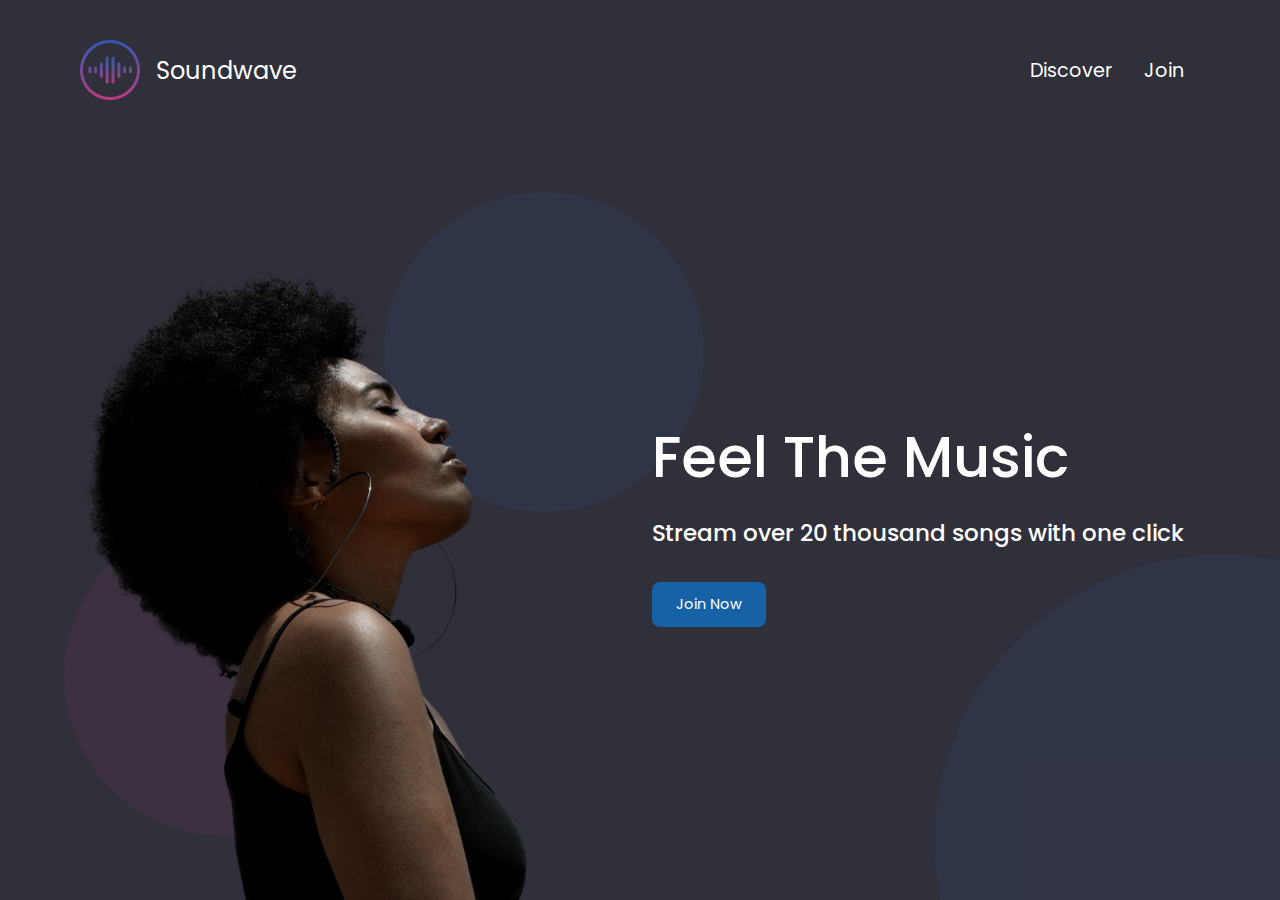
<file: index.html>
<!DOCTYPE html>
<html lang="en">

<head>
    <meta charset="UTF-8">
    <meta name="viewport" content="width=device-width, initial-scale=1.0">
    <meta http-equiv="X-UA-Compatible" content="IE=edge">
    <link rel="stylesheet" href="style.css">
    <link rel="stylesheet" href="index.css">
    <title>Soundwave</title>
</head>

<body class="container full-height-grow">
    <header class="main-header">
        <a href="#" class="brand-logo">
            <img src="images/logo.png" alt="Soundwave">
            <div class="brand-logo-name">Soundwave</div>
        </a>

        <nav class="main-nav">
            <ul>
                <li><a href="discover.html">Discover</a></li>
                <li><a href="join.html">Join</a></li>
            </ul>
        </nav>
    </header>

    <section class="home-main-section">
        <div class="img-wrapper">
            <div class="lady-image"></div>
        </div>
        <div class="call-to-action">
            <h1 class="title">Feel The Music</h1>
            <span class="subtitle">Stream over 20 thousand songs with one click</span>
            <a href="join.html" class="btn">Join Now</a>
        </div>
    </section>
    <div class="home-page-circle-1"></div>
    <div class="home-page-circle-2"></div>
    <div class="home-page-circle-3"></div>
</body>

</html>
</file>
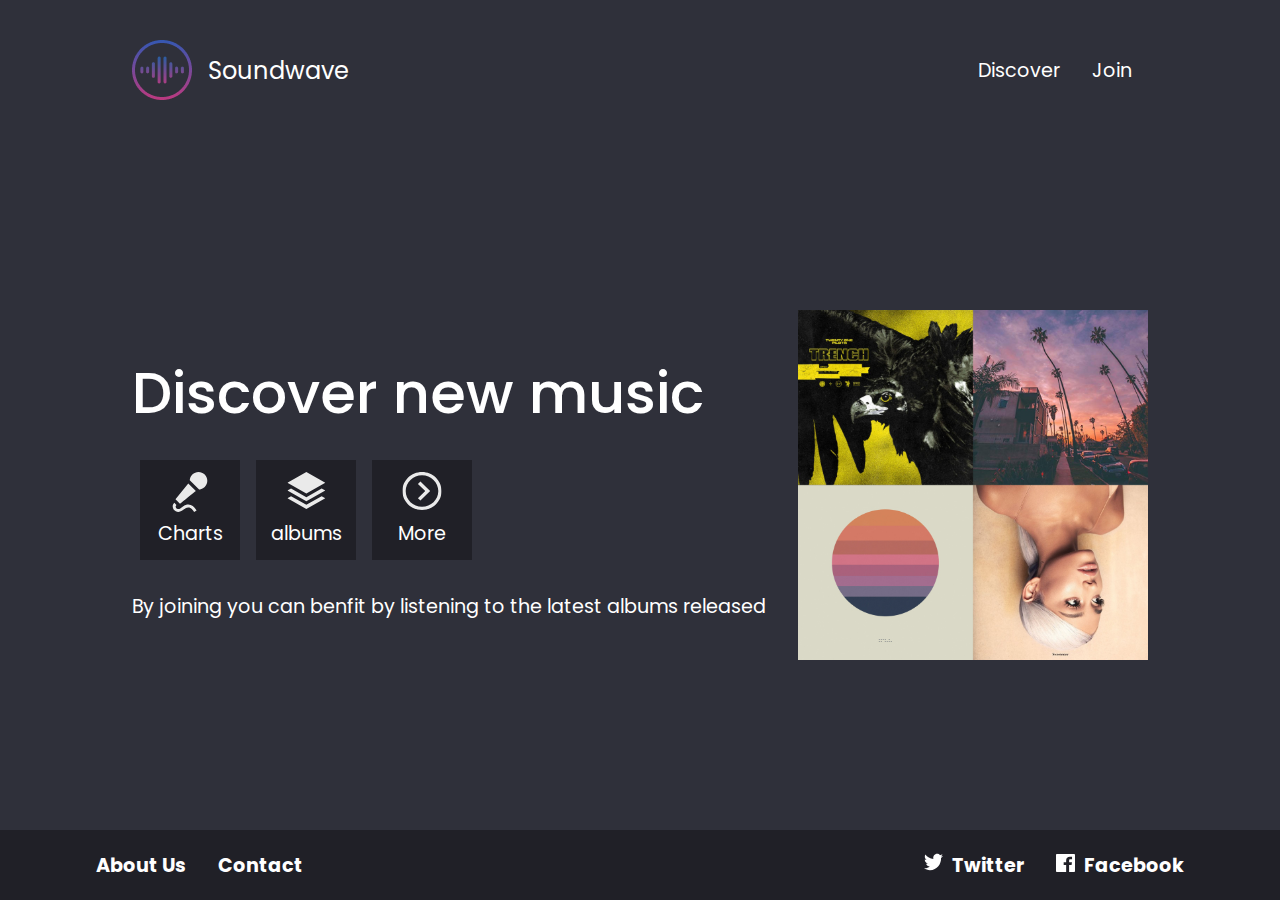
<file: discover.html>
<!DOCTYPE html>
<html lang="en">

<head>
    <meta charset="UTF-8">
    <meta name="viewport" content="width=device-width, initial-scale=1.0">
    <meta http-equiv="X-UA-Compatible" content="IE=edge">
    <link rel="stylesheet" href="style.css">
    <link rel="stylesheet" href="discover.css">
    <title>Soundwave - Discover</title>
</head>

<body class="full-height-grow">
    <div class="container full-height-grow">
        <header class="main-header">
            <a href="#" class="brand-logo">
                <img src="images/logo.png" alt="Soundwave">
                <div class="brand-logo-name">Soundwave</div>
            </a>

            <nav class="main-nav">
                <ul>
                    <li><a href="discover.html">Discover</a></li>
                    <li><a href="join.html">Join</a></li>
                </ul>
            </nav>
        </header>

        <section class="discover-main-section">
            <div class="call-to-action">
                <h1 class="title">Discover new music</h1>
                <div class="icon-section">
                    <div class="icon">
                        <img src="images/microphone.svg" alt="">
                        Charts
                    </div>
                    <div class="icon">
                        <img src="images/albums.svg" alt="">
                        albums
                    </div>
                    <div class="icon">
                        <img src="images/more.svg" alt="">
                        More
                    </div>
                </div>
                By joining you can benfit by listening to the latest albums released
            </div>

            <img class="covers-image" src="images/covers.jpg" alt="">
        </section>

    </div>
    <footer class="main-footer">
        <div class="container">
            <nav class="footer-nav">
                <ul>
                    <li><a href="#">About Us</a></li>
                    <li><a href="#">Contact</a></li>
                </ul>
            </nav>

            <nav class="footer-nav">
                <ul>
                    <li>
                        <a href="#" class="social-link">
                            <img src="images/twitter.svg" alt="">
                            Twitter
                        </a>
                    </li>
                    <li>
                        <a href="#" class="social-link">
                            <img src="images/facebook.svg" alt="">
                            Facebook
                        </a>
                    </li>
                </ul>
            </nav>
        </div>
    </footer>
</body>

</html>
</file>
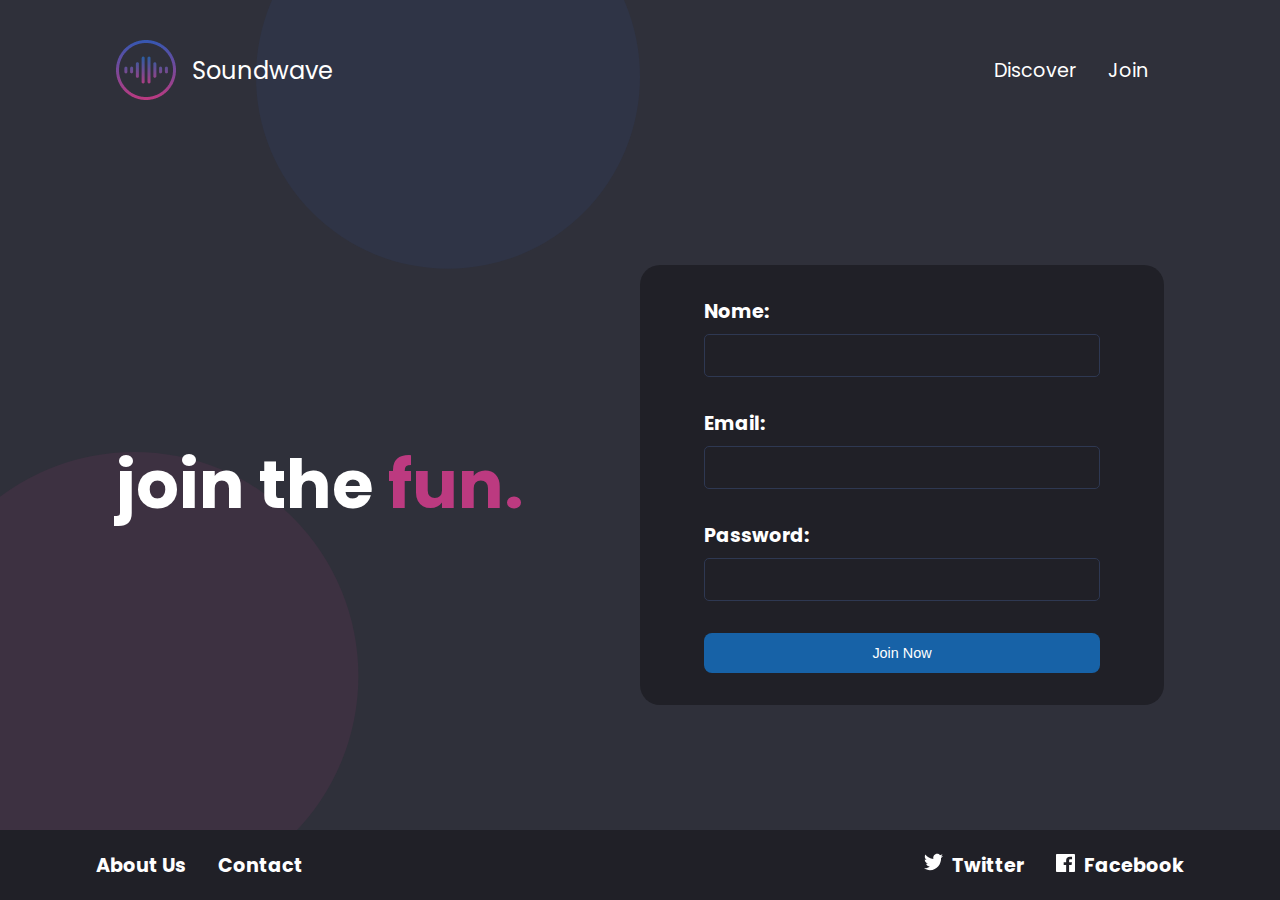
<file: join.html>
<!DOCTYPE html>
<html lang="en">

<head>
    <meta charset="UTF-8">
    <meta name="viewport" content="width=device-width, initial-scale=1.0">
    <meta http-equiv="X-UA-Compatible" content="IE=edge">
    <link rel="stylesheet" href="style.css">
    <link rel="stylesheet" href="join.css">
    <title>Soundwave - Join</title>
</head>

<body class="full-height-grow">
    <div class="container full-height-grow">
        <header class="main-header">
            <a href="#" class="brand-logo">
                <img src="images/logo.png" alt="Soundwave">
                <div class="brand-logo-name">Soundwave</div>
            </a>

            <nav class="main-nav">
                <ul>
                    <li><a href="discover.html">Discover</a></li>
                    <li><a href="join.html">Join</a></li>
                </ul>
            </nav>
        </header>

        <section class="join-main-section">
            <h1 class="join-text">join the <span class="accent-text">fun.</span></h1>
            <form class="join-form">
                <div class="input-group">
                    <label>Nome:</label>
                    <input type="text">
                </div>

                <div class="input-group">
                    <label>Email:</label>
                    <input type="email">
                </div>

                <div class="input-group">
                    <label>Password:</label>
                    <input type="password">
                </div>
                <div class="input-group">
                    <button type="submit" class="btn">Join Now</button>
                </div>
            </form>
        </section>

    </div>

    <div class="join-page-circle-1"></div>
    <div class="join-page-circle-2"></div>

    <footer class="main-footer">
        <div class="container">
            <nav class="footer-nav">
                <ul>
                    <li><a href="#">About Us</a></li>
                    <li><a href="#">Contact</a></li>
                </ul>
            </nav>

            <nav class="footer-nav">
                <ul>
                    <li>
                        <a href="#" class="social-link">
                            <img src="images/twitter.svg" alt="">
                            Twitter
                        </a>
                    </li>
                    <li>
                        <a href="#" class="social-link">
                            <img src="images/facebook.svg" alt="">
                            Facebook
                        </a>
                    </li>
                </ul>
            </nav>
        </div>
    </footer>
</body>

</html>
</file>
<file: style.css>
@import url('https://fonts.googleapis.com/css?family=Poppins:400,500,700');
*, *::before, *::after{
    box-sizing:border-box;
}

body{
    margin: 0;
    padding: 0;
    background-color: #2F303A;
    font-family: Poppins, sans-serif;
    font-size: 1.2rem;
    color: #fff;
    min-height: 100vh;
}

.full-height-grow{
    display: flex;
    flex-direction: column;
}

.container{
    max-width: 1200px;
    margin: 0 auto;
    padding: 0 40px;
    flex-grow: 1;
}

.main-header{
    height: 140px;
}

.main-header, .main-footer{
    display: flex;
    justify-content: space-between;
    align-items: center;
}

.main-footer{
    margin: 0 auto;
    min-width: 100%;
    height: 70px;
    background-color: #202027;
    font-weight: bold;
}

.social-link img{
    width: 1em;
    margin-right: .25em;
}

.main-footer .container{
    display: flex;
    justify-content: space-between;
}

.brand-logo{
    display: flex;
    align-items: center;
    font-size: 1.25em;
    color: inherit;
    text-decoration: none;
}

.brand-logo-name{
    margin-left: 1rem;
}

.main-nav ul, .footer-nav ul{
    display: flex;
    margin: 0;
    padding: 0;
    list-style: none;
}

.main-nav a, .footer-nav a {
    color: inherit;
    text-decoration: none;
    padding: 1rem;
}

.main-nav a:hover, .footer-nav a:hover {
    color: #adadad;
}

.title{
    font-weight: 500;
    font-size: 3em;
    margin-bottom: 1rem;
    margin-top: 0; 
}

.subtitle{
    font-weight: 500;
    font-size: 1.2em;
    margin-bottom: 2rem;
}

.btn{
    color: #fff;
    background-color: #1762A7;
    padding: .75rem 1.5rem;
    border-radius: .5rem;
    text-decoration: none;
    font-size: .9rem;
    outline: none;
    border: none;
    cursor: pointer;
    transition: 0.5s;
}

.btn:hover{
    background-color: #2180d8;
}

.btn:focus{
    background-color: #2796ff;
}

@media (max-width: 768px) {
    .brand-logo-name{
        display: none;
    }
}

@media (max-width: 599px) {
    .main-footer .container{
        display: flex;
        flex-direction: column;
        justify-content: space-around;
    }
}
</file>
<file: index.css>
.home-main-section{
    display: flex;
    align-items: stretch;
    justify-content: space-between;
    flex-grow: 1;
}

.home-main-section .img-wrapper{
    flex-grow: 1;
    flex-direction: column;
    display: flex;
    align-items: stretch;
    justify-content: flex-end;
}

.home-main-section .lady-image{
    background-image: url(images/landing-page-girl.png);
    flex-grow: 1;
    max-height: 70vh;
    min-width: 30vw;
    background-size: contain;
    background-repeat: no-repeat;
    background-position: bottom left;
}

.home-main-section .call-to-action{
    display: flex;
    flex-direction: column;
    align-items: flex-start;
    margin: 1rem;
    align-self: center;
}

@media(max-width: 900px) {
    .home-main-section .img-wrapper{
        display: none;
    }
    .home-main-section{
        justify-content: center;
    }
}

.home-page-circle-1{
    position: absolute;   
    width: 25vw;
    height: 25vw;
    border-radius: 50%;
    background-color: rgba(188, 58, 128, .1);
    bottom: 5vw;
    left: 5vw;
    z-index: -1;
}

.home-page-circle-2{
    position: absolute;   
    width: 25vw;
    height: 25vw;
    border-radius: 50%;
    background-color: rgba(52, 87, 178, .1);
    top: 15vw;
    left: 30vw;
    z-index: -1;
}

.home-page-circle-3{
    position: absolute;   
    overflow: hidden;
    width: 45vw;
    height: 45vw;
    bottom: 0;
    right: 0;
    z-index: -1;
}

.home-page-circle-3::before{
    content: '';
    transform: translate(40%, 40%); 
    position: absolute;
    height: 100%;
    width: 100%;
    border-radius: 50%;
    background-color: rgba(52, 87, 178, .1);
}
</file>
<file: discover.css>
.discover-main-section{
    display: flex;
    align-items: center;
    justify-content: space-between;
    flex-grow: 1;
}

.discover-main-section .covers-image{
    width: 30vw;
    margin-left: 2rem;
    height: auto;
    max-width: 350px;
}

.icon-section{
    display: flex;
}

.icon{
    display: flex;
    flex-direction: column;
    justify-content: space-between;
    align-items: center;
    margin: .5rem;
    padding: .75rem;
    width: 100px;
    height: 100px;
    background-color: #202027;
    margin-bottom: 2rem;
}

.icon img{
    width: 40px;
}

@media(max-width: 800px) {
    .discover-main-section{
        flex-direction: column;
        justify-content: center;
    }
    .discover-main-section .covers-image{
        margin: 2rem 0 2rem 0;
        height: 30vh;
        width: auto;
    }
}
</file>
<file: join.css>
.join-main-section{
    display:flex;
    justify-content: space-between;
    align-items: center;
    flex-grow: 1;
}

.join-text{
    font-size: 3.5em;
    font-weight: bold;
    margin: 0;
}

.accent-text{
    color: #BC3A80;
}

.join-form{
    background-color: #202027;
    width: 50vw;
    max-width: 50%;
    padding: 2rem 4rem;
    border-radius: 20px;
}

.input-group{
    margin-bottom: 2rem;
    display: flex;
    flex-direction: column;
}

.input-group:last-child{
    margin-bottom: 0;
}

.input-group label{
    font-weight: bold;
    margin-bottom: .5rem;
}

.input-group input{
    outline: none;
    background: none;
    border: 1px solid #2E3852;
    font-size: 1em;
    padding: .5em;
    color: inherit;
    border-radius: 5px;
}

.input-group input:focus{
    border-color: #596da0;
}

@media (max-width: 900px) {
    .join-main-section{
        flex-direction: column;
        justify-content: center;
    }

    .join-form{
        width: 80vw;
        max-width: inherit;
        margin: 2rem 0;
    }
}

.join-page-circle-1{
    position: absolute;   
    overflow: hidden;
    width: 35vw;
    height: 35vw;
    bottom: 0;
    left: 0;
    z-index: -1;
}

.join-page-circle-1::before{
    content: '';
    transform: translateX(-20%); 
    position: absolute;
    height: 100%;
    width: 100%;
    border-radius: 50%;
    background-color: rgba(188, 58, 128, .1);
}

.join-page-circle-2{
    position: absolute;   
    overflow: hidden;
    width: 30vw;
    height: 30vw;
    top: 0;
    left: 20vw;
    z-index: -1;
}

.join-page-circle-2::before{
    content: '';
    transform: translateY(-30%); 
    position: absolute;
    height: 100%;
    width: 100%;
    border-radius: 50%;
    background-color: rgba(52, 87, 178, .1);
}
</file>
